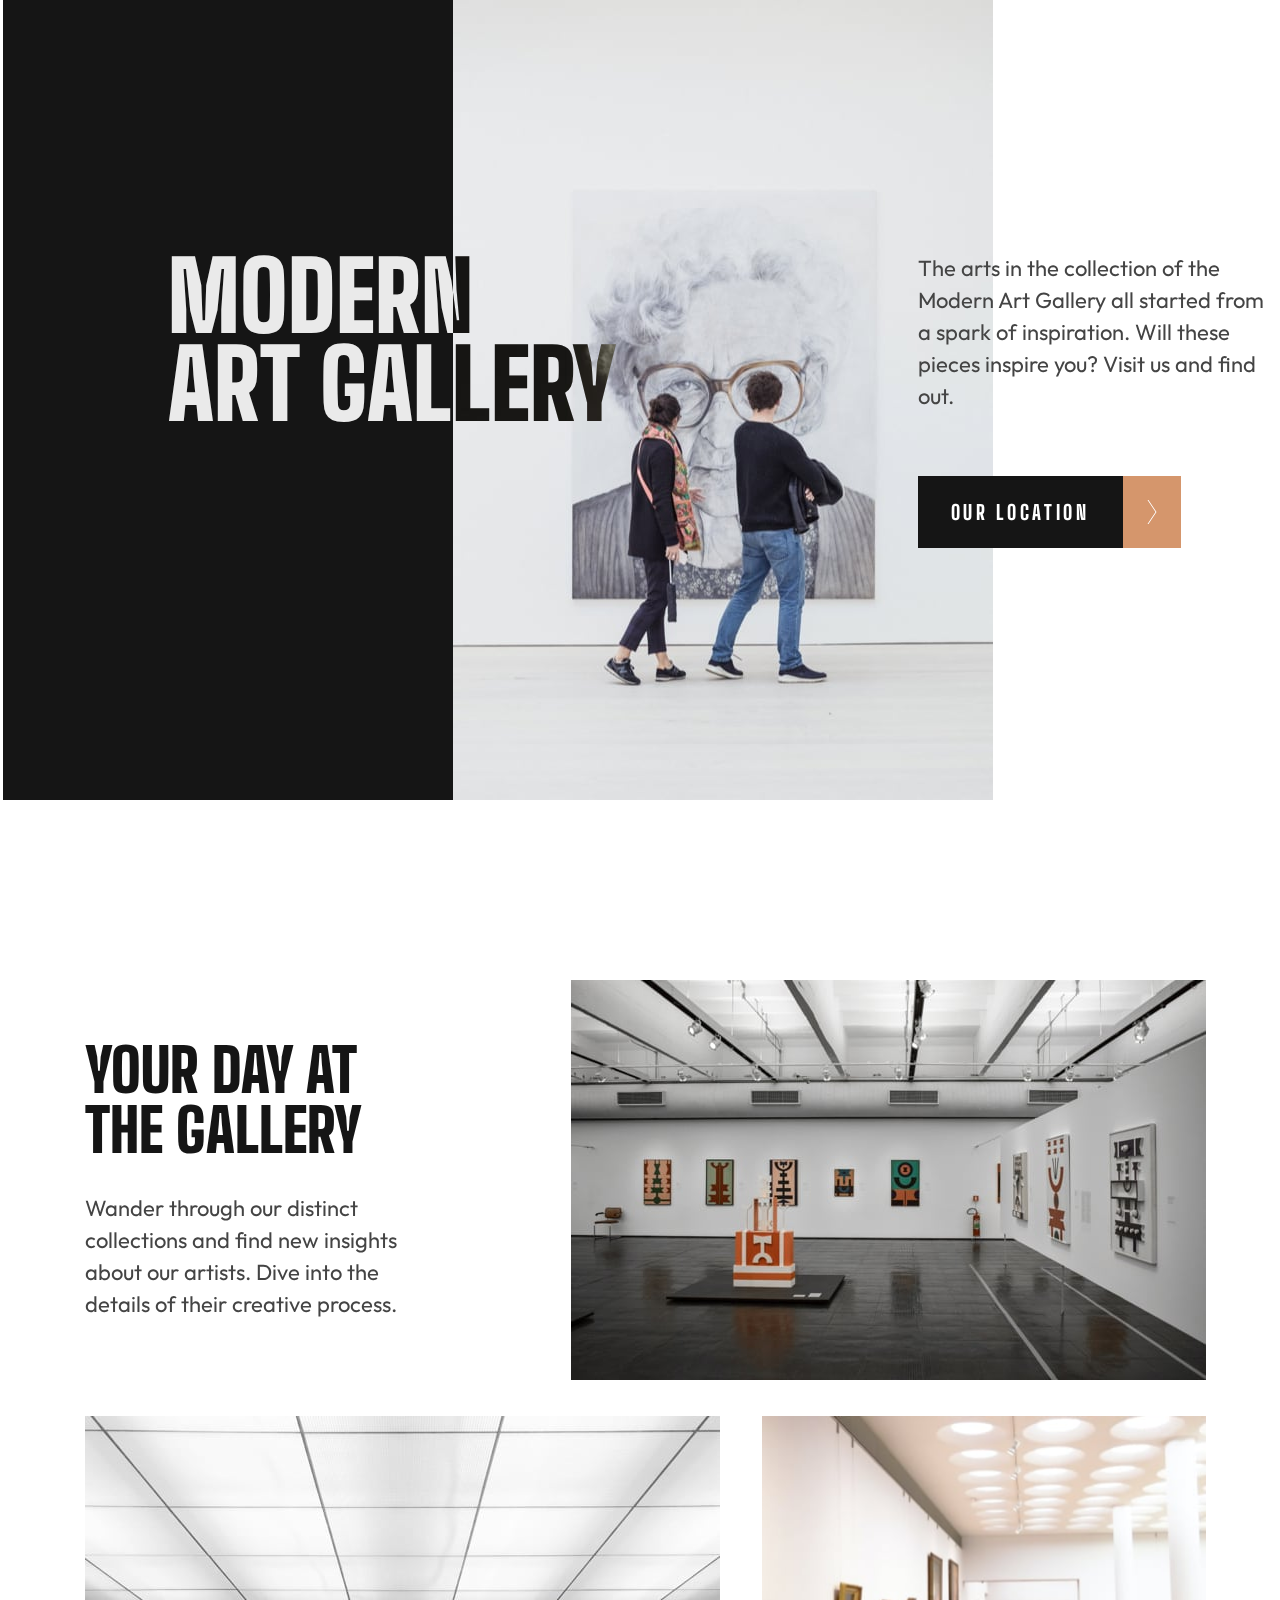
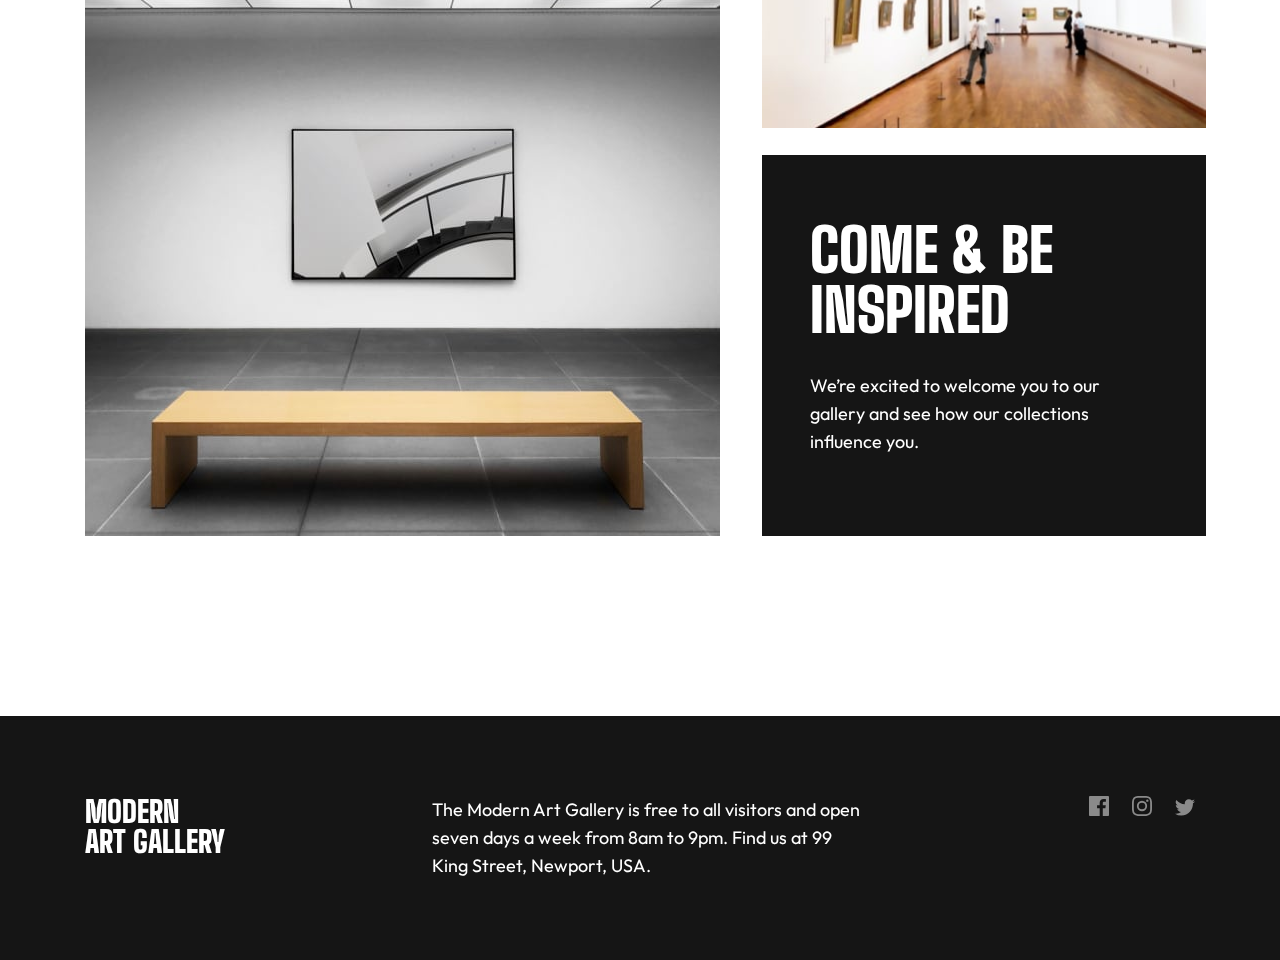
<file: index.html>
<!DOCTYPE html>
<html lang="en">
  <head>
    <title>Art gallery website</title>
    <meta charset="UTF-8" />
    <meta name="viewport" content="width=device-width, initial-scale=1.0" />
    <!-- Google fonts -->
    <link rel="preconnect" href="https://fonts.googleapis.com" />
    <link rel="preconnect" href="https://fonts.gstatic.com" crossorigin />
    <link
      href="https://fonts.googleapis.com/css2?family=Big+Shoulders+Display:wght@800;900&family=Outfit:wght@300&display=swap"
      rel="stylesheet"
    />

    <link
      rel="icon"
      type="image/png"
      sizes="32x32"
      href="./assets/favicon-32x32.png"
    />

    <link rel="stylesheet" href="styles.css" />
  </head>
  <body>
    <main>
      <!-- Hero image screens -->
      <section class="hero">
        <div class="dark-card"></div>
        <div class="hero-img">
          <picture>
            <source
              media="(min-width: 747px)"
              srcset="
                assets/desktop/image-hero@2x.jpg 2x,
                assets/desktop/image-hero.jpg    1x
              "
            />

            <source
              media="(min-width: 375px)"
              srcset="
                assets/tablet/image-hero@2x.jpg 2x,
                assets/tablet/image-hero.jpg    1x
              "
            />

            <source
              srcset="
                assets/mobile/image-hero@2x.jpg 2x,
                assets/mobile/image-hero.jpg    1x
              "
            />

            <img
              src="assets/mobile/image-hero.jpg"
              alt="two people who are
              looking at a picture of a person"
            />
          </picture>
        </div>
        <div class="hero-content">
          <h1 class="hero-title">
            Modern <br />
            Art Gallery
          </h1>
          <div>
            <p class="hero-text">
              The arts in the collection of the Modern Art Gallery all started
              from a spark of inspiration. Will these pieces inspire you? Visit
              us and find out.
            </p>
            <div class="hero-btn-container">
              <a href="location.html" class="hero-btn">Our location</a>
              <img
                class="hero-btn-arrow"
                src="assets/icon-arrow-right.svg"
                alt="arrow-right"
              />
            </div>
          </div>
        </div>
      </section>

      <!-- Gallery Screen Images -->
      <section class="grid">
        <div class="grid1-img1">
          <picture>
            <source
              media="(min-width: 747px)"
              srcset="
                assets/desktop/image-grid-1@2x.jpg 2x,
                assets/desktop/image-grid-1.jpg    1x
              "
            />

            <source
              media="(min-width: 375px)"
              srcset="
                assets/tablet/image-grid-1@2x.jpg 2x,
                assets/tablet/image-grid-1.jpg    1x
              "
            />

            <source
              srcset="
                assets/mobile/image-grid-1@2x.jpg 2x,
                assets/mobile/image-grid-1.jpg    1x
              "
            />

            <img src="assets/mobile/image-grid-1.jpg" alt="gallery picture" />
          </picture>
        </div>

        <div class="grid1-text">
          <h2 class="gallery-title-dark">Your day at the gallery</h2>
          <p class="grid1-p">
            Wander through our distinct collections and find new insights about
            our artists. Dive into the details of their creative process.
          </p>
        </div>

        <div class="grid2-img2">
          <picture>
            <source
              media="(min-width: 747px)"
              srcset="
                assets/desktop/image-grid-2@2x.jpg 2x,
                assets/desktop/image-grid-2.jpg    1x
              "
            />

            <source
              media="(min-width: 375px)"
              srcset="
                assets/tablet/image-grid-2@2x.jpg 2x,
                assets/tablet/image-grid-2.jpg    1x
              "
            />

            <source
              srcset="
                assets/mobile/image-grid-2@2x.jpg 2x,
                assets/mobile/image-grid-2.jpg    1x
              "
            />

            <img src="assets/mobile/image-grid-2.jpg" alt="gallery picture" />
          </picture>
        </div>

        <div class="grid3-img3">
          <picture>
            <source
              media="(min-width: 747px)"
              srcset="
                assets/desktop/image-grid-3@2x.jpg 2x,
                assets/desktop/image-grid-3.jpg    1x
              "
            />

            <source
              media="(min-width: 375px)"
              srcset="
                assets/tablet/image-grid-3@2x.jpg 2x,
                assets/tablet/image-grid-3.jpg    1x
              "
            />

            <source
              srcset="
                assets/mobile/image-grid-3@2x.jpg 2x,
                assets/mobile/image-grid-3.jpg    1x
              "
            />

            <img src="assets/mobile/image-grid-3.jpg" alt="gallery picture" />
          </picture>
        </div>

        <div class="grid3-text-dark">
          <h2 class="grid3-title">Come &amp; be inspired</h2>
          <p class="grid3-p">
            We’re excited to welcome you to our gallery and see how our
            collections influence you.
          </p>
        </div>
      </section>
    </main>

    <!-- Footer section -->
    <footer>
      <div class="footer-content">
        <h3 class="footer-title">
          Modern <br />
          Art Gallery
        </h3>
        <p class="footer-text">
          The Modern Art Gallery is free to all visitors and open seven days a
          week from 8am to 9pm. Find us at 99 King Street, Newport, USA.
        </p>
        <div>
          <a class="social-icon" href="#"
            ><img src="assets/icon-facebook.svg" alt="Art gallery's facebook"
          /></a>
          <a class="social-icon" href="#"
            ><img src="assets/icon-instagram.svg" alt="Art gallery's instagram"
          /></a>
          <a class="social-icon" href="#"
            ><img src="assets/icon-twitter.svg" alt="Art gallery's twitter"
          /></a>
        </div>
      </div>
    </footer>
  </body>
</html>
</file>
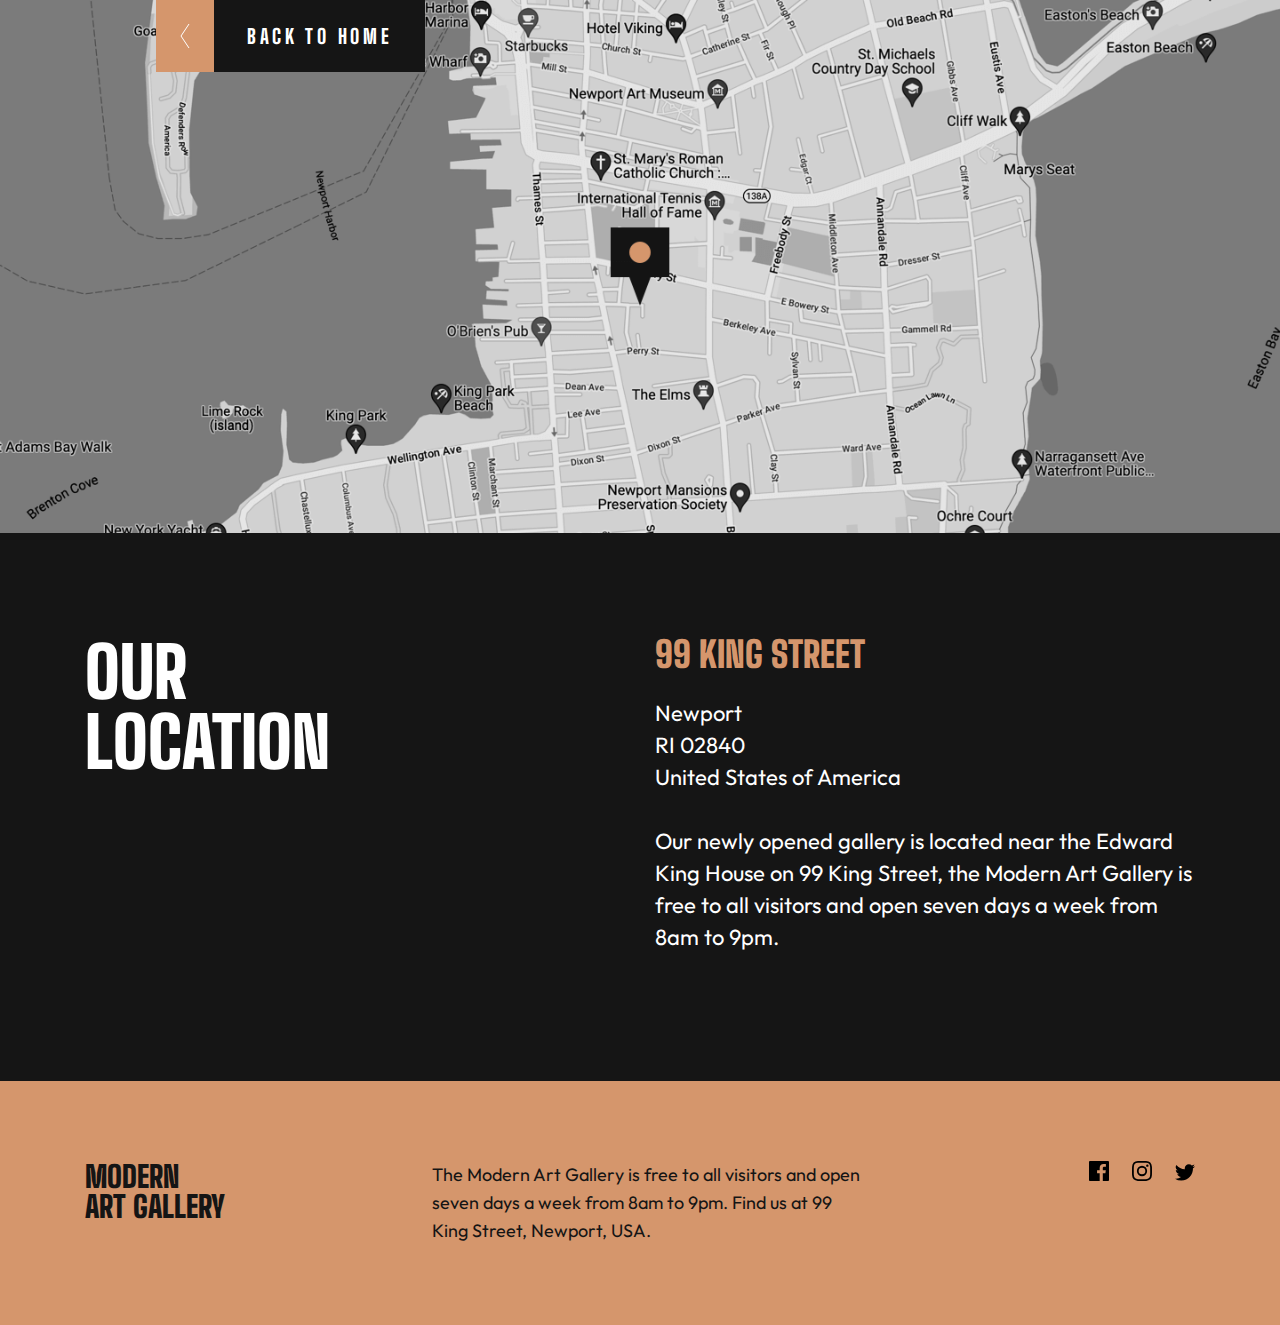
<file: location.html>
<!DOCTYPE html>
<html lang="en">
  <head>
    <title>Location</title>
    <meta charset="UTF-8" />
    <meta name="viewport" content="width=device-width, initial-scale=1.0" />

    <link rel="preconnect" href="https://fonts.googleapis.com" />
    <link rel="preconnect" href="https://fonts.gstatic.com" crossorigin />
    <link
      href="https://fonts.googleapis.com/css2?family=Big+Shoulders+Display:wght@800;900&family=Outfit:wght@300&display=swap"
      rel="stylesheet"
    />

    <link
      rel="icon"
      type="image/png"
      sizes="32x32"
      href="./assets/favicon-32x32.png"
    />
    <link rel="stylesheet" href="location.css" />
  </head>
  <body>
    <!-- Map Screens -->
    <picture>
      <source
        media="(min-width: 767px)"
        srcset="
          assets/desktop/image-map@2x.png 2x,
          assets/desktop/image-map.png    1x
        "
      />

      <source
        media="(min-width: 375px)"
        srcset="
          assets/tablet/image-map@2x.png 2x,
          assets/tablet/image-map.png    1x
        "
      />

      <source
        srcset="
          assets/mobile/image-map@2x.png 2x,
          assets/mobile/image-map.png    1x
        "
      />

      <img
        src="assets/mobile/image-map.png"
        alt="a map of gallery's location"
      />
    </picture>

    <!-- Button -->
    <div class="btn-container">
      <img
        class="btn-arrow"
        src="assets/icon-arrow-left.svg"
        alt="left-arrow"
      />
      <a href="index.html" class="btn">Back to Home</a>
    </div>

    <!-- Location Contents -->
    <div class="ourLocation">
      <div class="ourLocationContainer">
        <h1>Our location</h1>
        <div class="ourLocation-details">
          <p class="ourLocation-street">99 King Street</p>
          <ul class="ourLocation-address">
            <li>Newport</li>
            <li>RI 02840</li>
            <li>United States of America</li>
          </ul>
          <p>
            Our newly opened gallery is located near the Edward King House on 99
            King Street, the Modern Art Gallery is free to all visitors and open
            seven days a week from 8am to 9pm.
          </p>
        </div>
      </div>
    </div>
    
    <footer>
      <div class="footer-content">
        <h3 class="footer-title">
          Modern <br />
          Art Gallery
        </h3>
        <p class="footer-text">
          The Modern Art Gallery is free to all visitors and open seven days a
          week from 8am to 9pm. Find us at 99 King Street, Newport, USA.
        </p>
        <div>
          <a class="footer-social-icons" href="#"
            ><img src="assets/icon-facebook.svg" alt="Art gallery's facebook"
          /></a>
          <a class="footer-social-icons" href="#"
            ><img src="assets/icon-instagram.svg" alt="Art gallery's instagram"
          /></a>
          <a class="footer-social-icons" href="#"
            ><img src="assets/icon-twitter.svg" alt="Art gallery's twitter"
          /></a>
        </div>
      </div>
    </footer>
  </body>
</html>
</file>
<file: styles.css>
/* Colors */
:root {
  --gold: #d5966c;
  --almostBlack: #151515;
  --darkGrey: #444444;
  --white: #ffffff;
}

*,
::before,
::after {
  box-sizing: border-box;
  padding: 0;
  margin: 0;
}

body {
  font-family: "Outfit", sans-serif;
}

img {
  max-width: 100%;
  display: block;
  margin-left: 0 auto;
}

a {
  text-decoration: none;
}

/* Hero section */
.hero {
  margin-bottom: 120px;
}

.dark-card {
  background-color: var(--almostBlack);
  min-width: 1px;
  width: 450px;
  align-self: stretch;
  display: none;
}

.hero-img {
  text-align: center;
  margin-bottom: 32px;
}

.hero-content {
  width: 93%;
  margin-left: auto;
  margin-right: auto;
}

.hero-title {
  font-size: 60px;
  font-weight: 900;
  line-height: 55px;
  color: var(--almostBlack);
}

.hero-title,
.hero-btn {
  font-family: "Big Shoulders Display", cursive;
  text-transform: uppercase;
}

.hero-title,
.hero-text {
  margin-bottom: 32px;
}

.hero-text {
  font-size: 18px;
  line-height: 28px;
  color: var(--darkGrey);
}

/* Button */
.hero-btn-container {
  display: flex;
  max-width: 275px;
}

.hero-btn {
  font-size: 20px;
  line-height: 24px;
  font-weight: 800;
  letter-spacing: 3.7px;
  color: var(--white);
  background-color: var(--almostBlack);
  padding: 24px 33px;
}

.hero-btn-arrow {
  background-color: var(--gold);
  padding: 24px;
  margin: 0;
  cursor: pointer;
}

.hero-btn-container:hover .hero-btn {
  background-color: var(--gold);
}

.hero-btn-container:hover .hero-btn-arrow {
  background-color: var(--almostBlack);
}

/* Gallery section */
.grid {
  text-align: center;
  width: 93%;
  margin-left: auto;
  margin-right: auto;
  max-width: 1110px;
  margin-bottom: 120px;
}

.grid1-text,
.grid3-text-dark {
  text-align: left;
}

.grid3-text-dark {
  background-color: var(--almostBlack);
  color: var(--white);
  padding: 48px 24px;
}

.gallery-title-dark,
.grid3-title {
  font-family: "Big Shoulders Display", cursive;
  font-size: 50px;
  line-height: 45px;
  font-weight: 900;
  text-transform: uppercase;
}

.gallery-title-dark {
  color: var(--almostBlack);
  margin: 25px 0 21px;
}

.grid3-title {
  margin-bottom: 24px;
}

.grid1-p,
.grid3-p {
  font-size: 18px;
  line-height: 28px;
}

.grid1-p {
  color: var(--darkGrey);
  margin-bottom: 32px;
}

.grid2-img2,
.grid3-img3 {
  margin-bottom: 16px;
}

/* Footer section */
footer {
  background-color: var(--almostBlack);
  color: var(--white);
  padding: 48px 0;
}

.footer-content {
  width: 90%;
  margin-left: auto;
  margin-right: auto;
  max-width: 1110px;
}

.footer-title {
  font-size: 22px;
  line-height: 22px;
  font-family: "Big Shoulders Display", cursive;
  font-weight: 900;
  text-transform: uppercase;
  margin-bottom: 38px;
}

.footer-text {
  font-size: 16px;
  line-height: 26px;
  margin-bottom: 38px;
}

.social-icon {
  display: inline-block;
}

.social-icon {
  margin-left: 20px;
}

.social-icon,
.social-icon:focus {
  opacity: 0.5;
}

@media (min-width: 640px) {
  /* Hero section */
  .hero {
    display: flex;
    align-items: center;
  }

  .hero-img {
    margin-bottom: 0;
  }

  .hero-content {
    max-width: 338px;
    position: relative;
    left: -47px;
  }

  .hero-title {
    font-size: 70px;
    line-height: 65px;
  }

  .hero-title,
  .hero-text {
    margin-bottom: 48px;
  }

  /* Gallery section */
  .grid {
    width: 90%;
    display: grid;
    grid-template-columns: 42% 17% 40%;
    grid-template-areas:
      "lightContainer img1 img1"
      "img2 img2 img3"
      "img2 img2 darkContainer";
    grid-gap: 11px;
  }

  .gridt-text {
    grid-area: lightContainer;
    justify-self: flex-start;
    margin-right: 57px;
  }

  .grid1-img1 {
    grid-area: img1;
    justify-self: flex-end;
  }

  .grid2-img2 {
    grid-area: img2;
    justify-self: flex-start;
  }

  .grid3-img3 {
    grid-area: img3;
    justify-self: flex-end;
  }

  .grid3-text-dark {
    grid-area: darkContainer;
    justify-self: flex-end;
    padding: 85px 29px;
  }

  .gallery-title-dark {
    margin: 36px 0 24px;
  }

  .grid2-img2,
  .grid3-img3 {
    margin-bottom: 0;
  }

  /* Footer section */
  footer {
    padding: 56px 0;
  }

  .footer-content {
    display: flex;
    justify-content: space-between;
    width: 90%;
  }

  .footer-title,
  .footer-text {
    margin-bottom: 0;
  }

  .footer-title {
    max-width: 110px;
  }

  .footer-text {
    max-width: 281px;
  }
}

@media (min-width: 1053px) {
  /* Hero section */
  .hero {
    max-width: 1275px;
    margin-left: auto;
    margin-right: auto;
    margin-bottom: 180px;
  }

  .hero-title {
    font-size: 96px;
    line-height: 88px;
    color: var(--white);
    mix-blend-mode: difference;
    margin-bottom: 0;
  }

  .hero-text {
    font-size: 22px;
    line-height: 32px;
    max-width: 350px;
    margin-bottom: 64px;
  }

  .hero-content {
    display: flex;
    justify-content: space-between;
    position: static;
    margin-left: -825px;
    max-width: 1100px;
  }

  .dark-card {
    display: block;
  }

  /* Gallery section */
  .grid {
    grid-gap: 11px;
    margin-bottom: 180px;
  }

  .grid1-text {
    max-width: 350px;
    margin-right: 95px;
  }

  .gallery-title-dark,
  .grid3-title {
    font-size: 60px;
    line-height: 60px;
  }
  .gallery-title-dark {
    margin: 60px 0 32px;
  }

  .grid1-p {
    font-size: 22px;
    line-height: 32px;
    margin-bottom: 85px;
  }

  .grid3-text-dark {
    padding: 65px 48px;
  }

  .grid3-title {
    margin-bottom: 32px;
  }

  /* Footer section */
  footer {
    padding: 80px 0;
  }

  .footer-title {
    font-size: 30px;
    line-height: 30px;
    max-width: none;
  }

  .footer-text {
    max-width: 430px;
    font-size: 18px;
    line-height: 28px;
  }
}
</file>
<file: location.css>
/* Colors */
:root {
  --gold: #d5966c;
  --almostBlack: #151515;
  --darkGrey: #444444;
  --white: #ffffff;
}

*,
::before,
::after {
  box-sizing: border-box;
  padding: 0;
  margin: 0;
}

body {
  font-family: "Outfit", sans-serif;
}

img {
  width: 100%;
  display: block;
}

a {
  text-decoration: none;
}

/* Button */
.btn-container {
  display: flex;
  position: absolute;
  top: 0;
}

.btn {
  font-family: "Big Shoulders Display", cursive;
  font-size: 20px;
  font-weight: 800;
  line-height: 24px;
  letter-spacing: 3.7px;
  text-transform: uppercase;
  color: var(--white);
  background-color: var(--almostBlack);
  padding: 24px 33px;
}

.btn-arrow {
  width: initial;
  max-width: 100%;
  background-color: var(--gold);
  padding: 24px;
  margin: 0;
  cursor: pointer;
}

.btn-container:hover .btn {
  background-color: var(--gold);
}

.btn-container:hover .btn-arrow {
  background-color: var(--almostBlack);
}

/* Location section */
.ourLocation {
  background-color: var(--almostBlack);
  padding: 48px 0 56px;
}

.ourLocationContainer {
  width: 95%;
  margin: 0 auto;
  max-width: 1110px;
}

h1 {
  font-size: 50px;
  line-height: 45px;
  color: var(--white);
  margin-bottom: 48px;
}

h1,
.ourLocation-street {
  font-family: "Big Shoulders Display", cursive;
  font-weight: 900;
  text-transform: uppercase;
}

.ourLocation-details {
  font-size: 18px;
  line-height: 28px;
  color: var(--white);
}

.ourLocation-street {
  font-size: 32px;
  line-height: 32px;
  color: var(--gold);
}

.ourLocation-address {
  list-style-type: none;
}

.ourLocation-street,
.ourLocation-address {
  margin-bottom: 20px;
}

/* Footer section */
footer {
  background-color: var(--gold);
  color: var(--almostBlack);
  padding: 48px 0;
}

.footer-content {
  width: 90%;
  margin-left: auto;
  margin-right: auto;
  max-width: 1110px;
}

.footer-title {
  font-size: 22px;
  font-family: "Big Shoulders Display", cursive;
  font-weight: 900;
  line-height: 22px;
  text-transform: uppercase;
  margin-bottom: 35px;
}

.footer-text {
  font-size: 16px;
  line-height: 26px;
  margin-bottom: 38px;
}

.footer-social-icons {
  display: inline-block;
  filter: invert(1);
}

.footer-social-icons {
  margin-left: 20px;
}

.footer-.footer-social-icons,
.footer-social-icons:focus {
  opacity: 0.5;
}

@media (min-width: 640px) {
  /* Button */
  .btn-container {
    left: 39px;
  }

  /* Location section */
  .ourLocation {
    padding: 88px 0 80px;
  }

  .ourLocationContainer {
    width: 90%;
    display: flex;
  }

  h1 {
    font-size: 55px;
    line-height: 50px;
    margin-bottom: 0;
    margin-right: 68px;
  }

  /* Footer section */
  footer {
    padding: 56px 0;
  }

  .footer-content {
    width: 90%;
    display: flex;
    justify-content: space-between;
  }

  .footer-title {
    max-width: 110px;
    margin-bottom: 0;
  }

  .footer-text {
    max-width: 281px;
    margin-bottom: 0;
  }
}

@media (min-width: 1053px) {
  /* Button */
  .btn-container {
    left: 156px;
  }
  /* Location section */
  .ourLocation {
    padding: 104px 0 128px;
  }

  .ourLocationContainer {
    justify-content: space-between;
  }

  .ourLocation-details {
    max-width: 540px;
  }

  h1 {
    max-width: 350px;
    font-size: 70px;
    line-height: 70px;
    margin-right: 0;
  }

  .ourLocation-details {
    font-size: 22px;
    line-height: 32px;
  }

  .ourLocation-street {
    font-size: 36px;
    line-height: 36px;
    margin-bottom: 24px;
  }

  .ourLocation-address {
    margin-bottom: 32px;
  }

  /* Footer section */
  footer {
    padding: 80px 0;
  }

  .footer-title {
    font-size: 30px;
    line-height: 30px;
    max-width: none;
  }

  .footer-text {
    max-width: 430px;
    font-size: 18px;
    line-height: 28px;
  }
}
</file>
